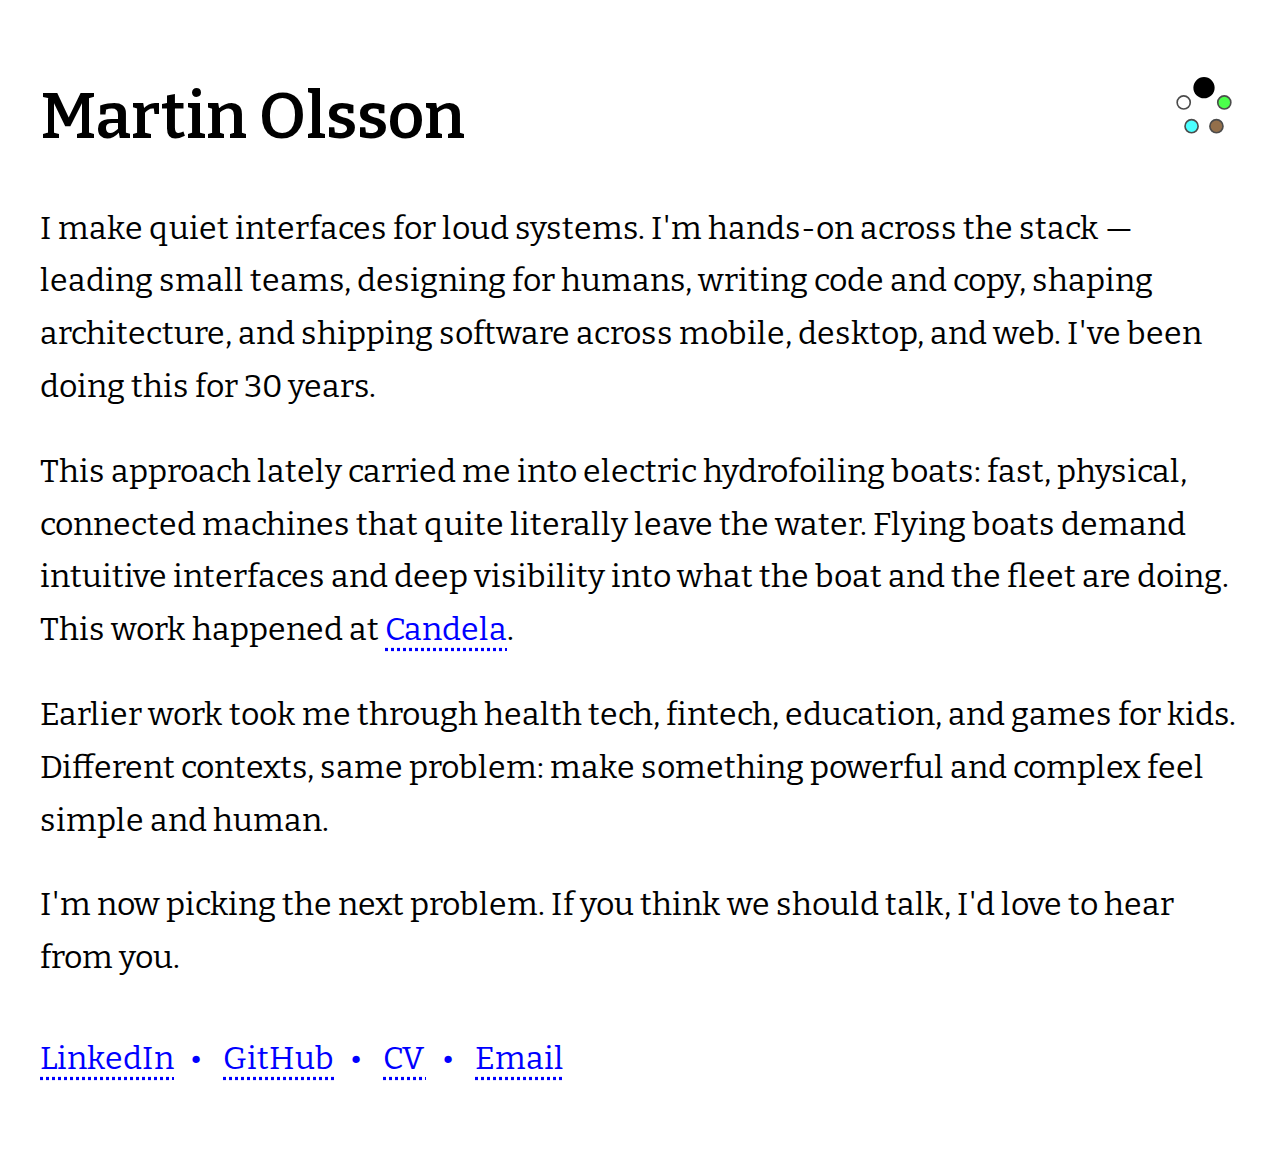
<file: index.html>
<!DOCTYPE html>
<html lang="en">

<head>
  <meta charset="UTF-8" />
  <meta name="viewport" content="width=device-width, initial-scale=1.0" />
  <title>Martin Olsson</title>
  <link rel="stylesheet" href="styles/styles.css" />
</head>

<body>
  <div class="cursor" aria-hidden="true"></div>
  <main class="content">
    <header class="page-header">
      <h1>Martin Olsson</h1>
      <div class="theme-switcher"></div>
    </header>
    <p>
      I make quiet interfaces for loud systems. I'm hands-on across the stack
      — leading small teams, designing for humans, writing code and copy,
      shaping architecture, and shipping software across mobile, desktop, and
      web. I've been doing this for 30 years.
    </p>

    <p>
      This approach lately carried me into electric hydrofoiling boats: fast,
      physical, connected machines that quite literally leave the water.
      Flying boats demand intuitive interfaces and deep visibility into what
      the boat and the fleet are doing. This work happened at
      <a href="https://candela.com">Candela</a>.
    </p>

    <p>
      Earlier work took me through health tech, fintech, education, and games
      for kids. Different contexts, same problem: make something powerful and
      complex feel simple and human.
    </p>

    <p>
      I'm now picking the next problem. If you think we should talk, I'd love
      to hear from you.
    </p>

    <nav aria-label="Main navigation">
      <a href="https://linkedin.com/in/martinolsson">LinkedIn</a>
      <a href="https://github.com/martinolsson">GitHub</a>
      <a href="Martin-Olsson-Resume.pdf">CV</a>
      <a href="mailto:martin@smpl.se">Email</a>
      <!-- <a href="portfolio.html">Portfolio</a> -->
    </nav>
  </main>

  <script src="scripts/theme.js"></script>
  <script src="scripts/main.js"></script>

</body>

</html>
</file>
<file: styles/styles.css>
@font-face {
  font-family: 'Bitter';
  font-style: normal;
  font-weight: 400 600;
  font-display: swap;
  src: url('../fonts/bitter.woff2') format('woff2');
}

*,
*::before,
*::after {
  box-sizing: border-box;
}

:root {
  --theme-light-fg: #000;
  --theme-light-bg: #fff;
  --theme-light-link: #00f;
  --theme-light-overlay: rgba(0, 0, 0, 0.9);

  --theme-dark-fg: #fff;
  --theme-dark-bg: #000;
  --theme-dark-link: #0ff;
  --theme-dark-overlay: rgba(255, 255, 255, 0.9);

  --theme-cyber-fg: #0ff;
  --theme-cyber-bg: #003;
  --theme-cyber-link: #f0f;
  --theme-cyber-overlay: rgba(0, 255, 255, 0.9);

  --theme-paper-fg: #630;
  --theme-paper-bg: #fed;
  --theme-paper-link: #c30;
  --theme-paper-overlay: rgba(61, 40, 23, 0.9);

  --theme-forest-fg: #0f0;
  --theme-forest-bg: #030;
  --theme-forest-link: #0f0;
  --theme-forest-overlay: rgba(232, 245, 233, 0.9);

  --color-foreground: var(--theme-light-fg);
  --color-background: var(--theme-light-bg);
  --color-link: var(--theme-light-link);
  --color-overlay: var(--theme-light-overlay);
  --color-cursor: #fff;

  --border-width: 1px;
  --border-radius: 0.5rem;

  --font-weight-normal: 400;
  --font-weight-bold: 600;

  --slideshow-transition: 500ms ease-in-out;
  --slideshow-gap: 1rem;
  --slideshow-dot-size: 0.85rem;
}

:root[data-theme="light"] {
  --color-foreground: var(--theme-light-fg);
  --color-background: var(--theme-light-bg);
  --color-link: var(--theme-light-link);
  --color-overlay: var(--theme-light-overlay);
}

:root[data-theme="dark"] {
  --color-foreground: var(--theme-dark-fg);
  --color-background: var(--theme-dark-bg);
  --color-link: var(--theme-dark-link);
  --color-overlay: var(--theme-dark-overlay);
}

:root[data-theme="cyber"] {
  --color-foreground: var(--theme-cyber-fg);
  --color-background: var(--theme-cyber-bg);
  --color-link: var(--theme-cyber-link);
  --color-overlay: var(--theme-cyber-overlay);
}

:root[data-theme="paper"] {
  --color-foreground: var(--theme-paper-fg);
  --color-background: var(--theme-paper-bg);
  --color-link: var(--theme-paper-link);
  --color-overlay: var(--theme-paper-overlay);
}

:root[data-theme="forest"] {
  --color-foreground: var(--theme-forest-fg);
  --color-background: var(--theme-forest-bg);
  --color-link: var(--theme-forest-link);
  --color-overlay: var(--theme-forest-overlay);
}

circle[data-theme="light"] {
  fill: var(--theme-light-fg);
  stroke: var(--color-foreground);
}

circle[data-theme="dark"] {
  fill: var(--theme-dark-fg);
  stroke: var(--color-foreground);
}

circle[data-theme="cyber"] {
  fill: var(--theme-cyber-fg);
  stroke: var(--color-foreground);
}

circle[data-theme="paper"] {
  fill: var(--theme-paper-fg);
  stroke: var(--color-foreground);
}

circle[data-theme="forest"] {
  fill: var(--theme-forest-fg);
  stroke: var(--color-foreground);
}

body {
  margin: 0;
  min-height: 100svh;
  padding: 4rem 1.25rem 5rem;
  font-family: "Bitter", serif;
  font-size: clamp(20px, 3.5vw, 32px);
  line-height: 1.65;
  color: var(--color-foreground);
  background: var(--color-background);
  cursor: none;
}

.content {
  max-width: 60ch;
  margin-inline: auto;
  position: relative;
}

.page-header {
  display: flex;
  align-items: center;
  justify-content: space-between;
  margin-bottom: 1rem;
}

h1 {
  margin: 0;
  font-size: clamp(2.25rem, 8vw, 4rem);
  font-weight: var(--font-weight-bold);
  letter-spacing: 0.2px;
}

h2 {
  margin: 4rem 0 1rem;
  font-size: clamp(1.6rem, 4.5vw, 2.4rem);
  font-weight: var(--font-weight-bold);
}

p {
  margin: 2rem 0 0;
}

a {
  color: var(--color-link);
  text-decoration: underline dotted;
  text-underline-offset: 0.5rem;
}

a:hover,
a:focus-visible {
  text-decoration-style: solid;
}

nav[aria-label="Main navigation"] {
  margin-top: 3rem;
}

nav[aria-label="Main navigation"] a:not(:last-child)::after {
  content: "\2022";
  display: inline-block;
  margin: 0 0.5em;
  text-decoration: none;
}

.theme-switcher {
  flex-shrink: 0;
}

.theme-switcher a {
  display: inline-flex;
  align-items: center;
  text-decoration: none;
  padding: 0.5rem;
  margin: -0.5rem;
}

.theme-switcher a svg {
  display: block;
  transition: transform 400ms cubic-bezier(0.34, 1.56, 0.64, 1);
}

.theme-switcher a svg .theme-circles {
  transform-origin: 16px 16px;
  transition: transform 400ms cubic-bezier(0.34, 1.56, 0.64, 1);
}

.theme-switcher a svg circle {
  transition: opacity 500ms cubic-bezier(0.34, 1.56, 0.64, 1),
              r 500ms cubic-bezier(0.34, 1.56, 0.64, 1),
              stroke-width 500ms cubic-bezier(0.34, 1.56, 0.64, 1);
  opacity: 0.7;
  stroke-width: 1;
}

:root[data-theme="light"] .theme-switcher a svg circle[data-theme="light"],
:root[data-theme="dark"] .theme-switcher a svg circle[data-theme="dark"],
:root[data-theme="cyber"] .theme-switcher a svg circle[data-theme="cyber"],
:root[data-theme="paper"] .theme-switcher a svg circle[data-theme="paper"],
:root[data-theme="forest"] .theme-switcher a svg circle[data-theme="forest"] {
  opacity: 1;
  r: 5.5;
  stroke-width: 2;
}

.theme-switcher a:hover svg {
  transform: scale(1.15);
}

.theme-switcher a:hover svg circle {
  filter: brightness(1.2);
}

.theme-switcher a:focus-visible svg {
  transform: scale(1.15);
}

.theme-switcher a:active svg {
  animation: theme-click 400ms cubic-bezier(0.34, 1.56, 0.64, 1);
}

@keyframes theme-click {
  0% {
    transform: scale(1);
  }
  50% {
    transform: scale(1.3);
  }
  100% {
    transform: scale(1);
  }
}

.cursor {
  position: fixed;
  top: 0;
  left: 0;
  width: 12rem;
  aspect-ratio: 1;
  border-radius: 999px;
  background: var(--color-cursor);
  mix-blend-mode: difference;
  pointer-events: none;
  transform: translate(-50%, -50%);
  opacity: 0;
  transition: opacity 180ms ease;
  z-index: 9999;
}

.cursor.is-visible {
  opacity: 1;
}

.cursor.shrinking {
  border: 2px solid var(--color-foreground);
  opacity: 0;
  transition: opacity 600ms ease, transform 600ms cubic-bezier(0.34, 1.56, 0.64, 1), border 600ms ease;
}

.cursor.growing {
  border: 2px solid var(--color-foreground);
  opacity: 1;
  transition: opacity 600ms ease, transform 600ms cubic-bezier(0.34, 1.56, 0.64, 1), border 600ms ease;
}

.work-grid {
  margin: 3.5rem 0 0;
  display: grid;
  gap: 7rem;
}

.work-grid .work-media {
  margin: 0.85rem 0 0;
  border: var(--border-width) solid var(--color-foreground);
  border-radius: var(--border-radius);
  overflow: hidden;
  background: var(--color-background);
}

.work-grid .work-media.slideshow {
  border: none;
  background: transparent;
}

.work-grid .work-media img {
  width: 100%;
  height: auto;
  display: block;
}

.work-grid .work-media:has(iframe) {
  aspect-ratio: 16 / 9;
}

.work-grid .work-media iframe {
  width: 100%;
  height: 100%;
  border: 0;
  display: block;
}

.work-grid article > header {
  margin: 0;
}

.work-grid article > header h2 {
  margin: 0;
}

.work-grid article > header p {
  margin: 0.5rem 0 0;
}

/* Slideshow Styles */
.slideshow {
  display: flex;
  flex-direction: column;
  gap: var(--slideshow-gap);
  position: relative;
}

.slideshow-viewport {
  position: relative;
  overflow: hidden;
  border: var(--border-width) solid var(--color-foreground);
  border-radius: var(--border-radius);
  background: var(--color-background);
}

.slideshow-viewport > figure {
  position: absolute;
  inset-block-start: 0;
  inset-inline-start: 0;
  width: 100%;
  margin: 0;
  transition: transform var(--slideshow-transition);
}

.slideshow-viewport > figure:first-of-type {
  position: relative;
}

.slideshow-viewport > figure img {
  width: 100%;
  height: auto;
  display: block;
}

.slideshow-viewport > figure figcaption {
  position: absolute;
  inset-block-end: 0;
  inset-inline-end: 0;
  padding: 0.65rem 0.9rem;
  background: var(--color-overlay);
  color: var(--color-background);
  font-size: clamp(14px, 2.5vw, 18px);
  line-height: 1.4;
  max-inline-size: 70%;
}

.slideshow nav {
  display: flex;
  justify-content: center;
  gap: 0.75rem;
  padding: 0.5rem 0;
}

.slideshow nav > a {
  width: var(--slideshow-dot-size);
  height: var(--slideshow-dot-size);
  border-radius: 50%;
  background: rgb(from var(--color-foreground) r g b / 0.15);
  border: var(--border-width) solid rgb(from var(--color-foreground) r g b / 0.25);
  cursor: pointer;
  transition: all 250ms ease;
  text-decoration: none;
}

.slideshow nav > a:is(:hover, :focus-visible) {
  background: rgb(from var(--color-foreground) r g b / 0.3);
  transform: scale(1.15);
  outline: 2px solid rgb(from var(--color-link) r g b / 0.5);
  outline-offset: 2px;
}

.slideshow nav > a.active {
  background: var(--color-foreground);
  border-color: var(--color-foreground);
}

@media (pointer: coarse) {
  body {
    cursor: auto;
  }
  .cursor {
    display: none;
  }
}

@media (prefers-reduced-motion: reduce) {
  .cursor {
    transition: none;
  }
}
</file>
